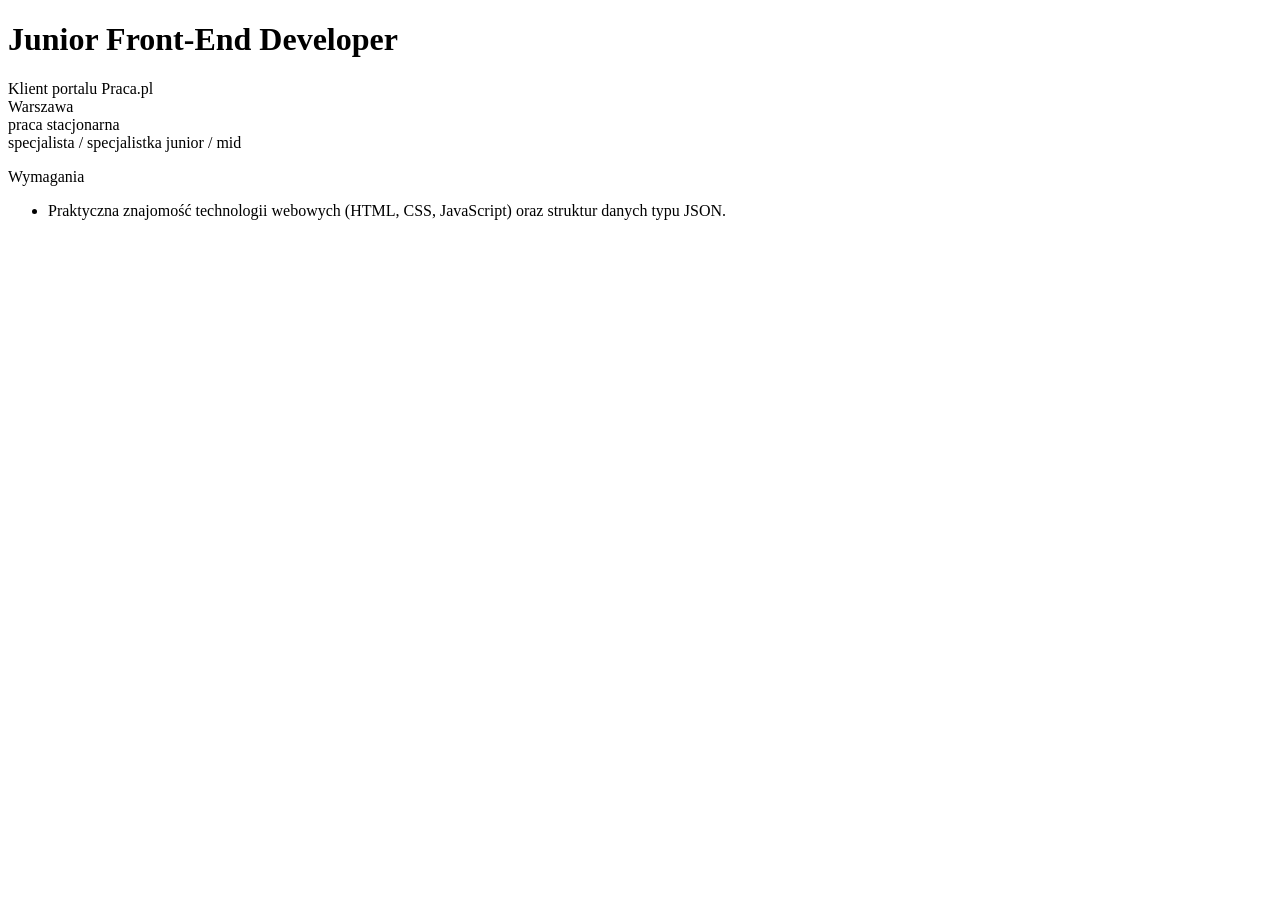
<file: backend/src/jobs/tests/fixtures/praca_sample.html>
<!DOCTYPE html>
<html lang="pl">
<head>
  <title>Praca Junior Front-End Developer, Warszawa, Klient portalu Praca.pl - oferty pracy</title>
</head>
<body>
  <header class="app-offer__header">
    <h1 class="app-offer__title">Junior Front-End Developer</h1>
    <div class="app-offer__main-item app-offer__main-item--employer" title="Klient portalu Praca.pl">
      <div class="app-offer__employer-data">
        <span>Klient portalu Praca.pl</span>
      </div>
    </div>
    <div class="app-offer__main-item app-offer__main-item--location" title="Warszawa">
      <span>Warszawa</span>
    </div>
    <div class="app-offer__header-item app-offer__header-item--home" title="Tryb pracy">
      <span title="praca stacjonarna">praca stacjonarna</span>
    </div>
    <div class="app-offer__header-item app-offer__header-item--job-level" title="Poziom stanowiska">
      <span title="specjalista / specjalistka junior / mid">specjalista / specjalistka junior / mid</span>
    </div>
  </header>
  <article class="app-offer__content">
    <div class="szDane">
      <p class="szDaneHeader">Wymagania</p>
      <ul>
        <li>Praktyczna znajomość technologii webowych (HTML, CSS, JavaScript) oraz struktur danych typu JSON.</li>
      </ul>
    </div>
  </article>
</body>
</html>
</file>
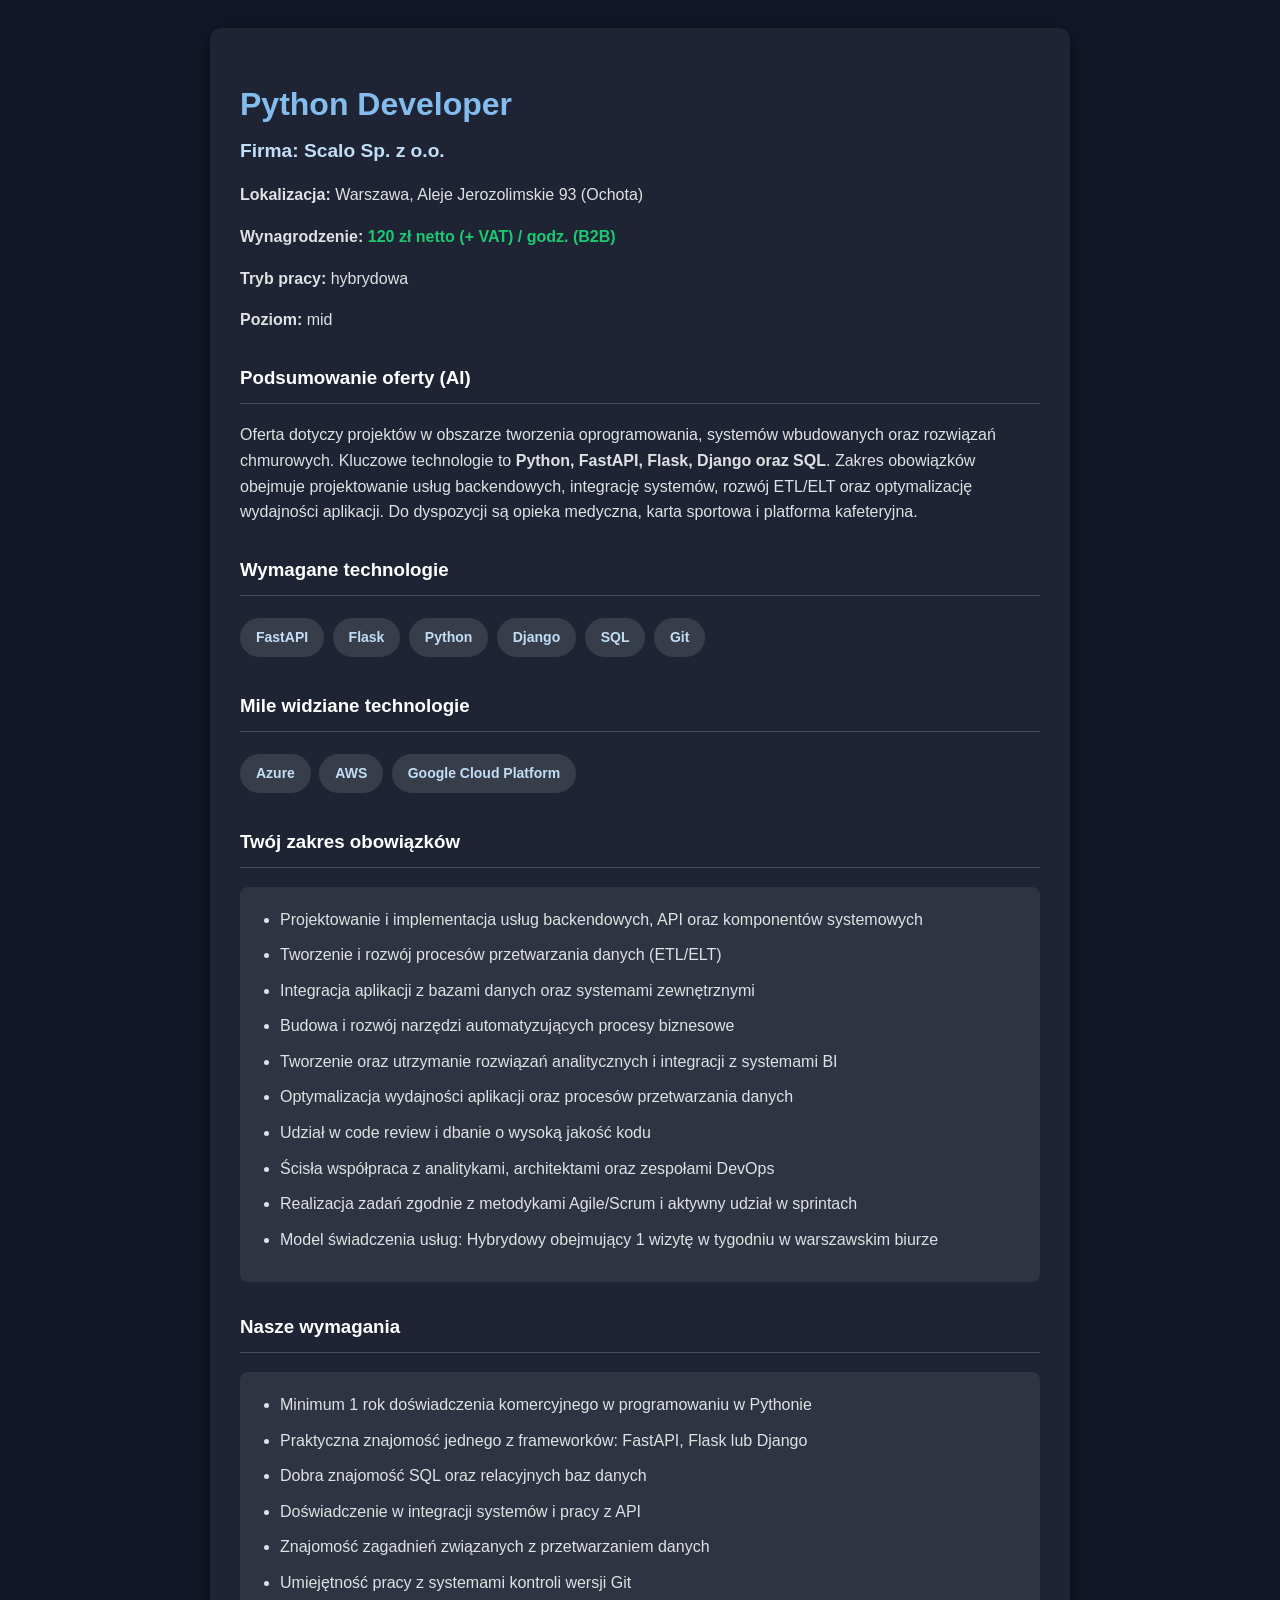
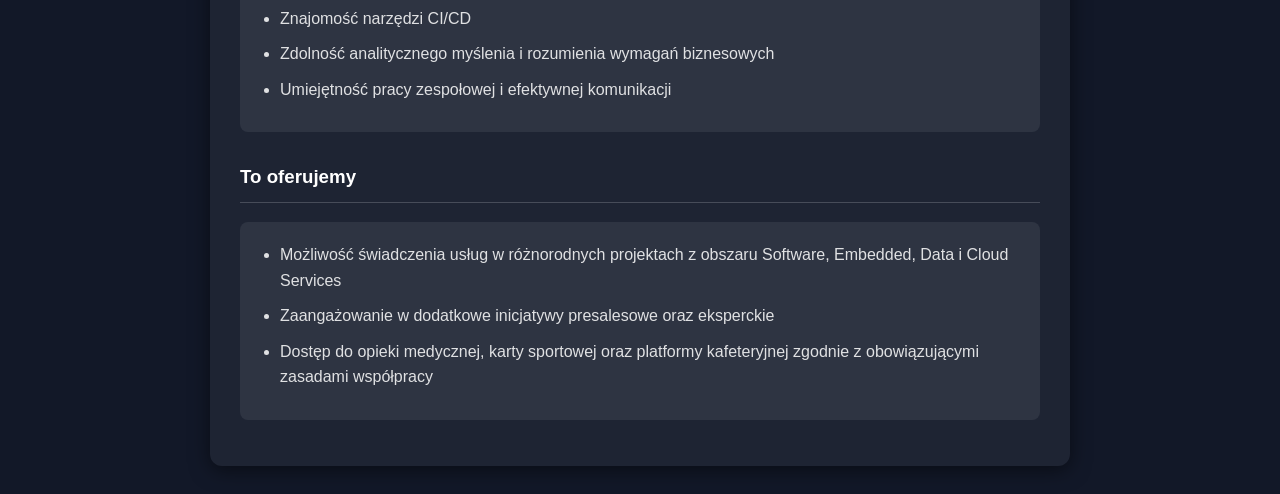
<file: backend/src/jobs/tests/fixtures/theprotocol_sample.html>
<!DOCTYPE html>
<html lang="pl">
<head>
    <meta charset="UTF-8">
    <meta name="viewport" content="width=device-width, initial-scale=1.0">
    <title>Praca Python Developer - Scalo Sp. z o.o.</title>
    <style>
        /* Podstawowe style dla czytelności (ciemny motyw) */
        body { 
            font-family: 'Manrope', sans-serif; 
            background-color: #121828; 
            color: #E0E1E3; 
            padding: 20px; 
            line-height: 1.6; 
        }
        .container { 
            max-width: 800px; 
            margin: auto; 
            background-color: #1E2433; 
            padding: 30px; 
            border-radius: 12px; 
            box-shadow: 0 4px 20px rgba(0,0,0,0.5);
        }
        h1 { color: #85BCEE; margin-bottom: 5px; }
        h2 { color: #C2DEF7; font-size: 1.2em; margin-top: 0; }
        h3 { color: #FFFFFF; border-bottom: 1px solid #474C59; padding-bottom: 10px; margin-top: 30px; }
        ul { 
            background-color: #2E3442; 
            padding: 20px 20px 20px 40px; 
            border-radius: 8px; 
        }
        li { margin-bottom: 10px; }
        .chip { 
            display: inline-block; 
            background: #383D4A; 
            color: #C2DEF7; 
            padding: 8px 16px; 
            border-radius: 20px; 
            margin: 4px 4px 4px 0; 
            font-size: 14px; 
            font-weight: bold;
        }
        .highlight { color: #1CC973; font-weight: bold; }
    </style>
</head>
<body>
    <div class="container">
        <h1>Python Developer</h1>
        <h2>Firma: Scalo Sp. z o.o.</h2>
        
        <p><strong>Lokalizacja:</strong> Warszawa, Aleje Jerozolimskie 93 (Ochota)</p>
        <p><strong>Wynagrodzenie:</strong> <span class="highlight">120 zł netto (+ VAT) / godz. (B2B)</span></p>
        <p><strong>Tryb pracy:</strong> hybrydowa</p>
        <p><strong>Poziom:</strong> mid</p>

        <h3>Podsumowanie oferty (AI)</h3>
        <p>Oferta dotyczy projektów w obszarze tworzenia oprogramowania, systemów wbudowanych oraz rozwiązań chmurowych. Kluczowe technologie to <strong>Python, FastAPI, Flask, Django oraz SQL</strong>. Zakres obowiązków obejmuje projektowanie usług backendowych, integrację systemów, rozwój ETL/ELT oraz optymalizację wydajności aplikacji. Do dyspozycji są opieka medyczna, karta sportowa i platforma kafeteryjna.</p>

        <h3>Wymagane technologie</h3>
        <div>
            <span class="chip">FastAPI</span>
            <span class="chip">Flask</span>
            <span class="chip">Python</span>
            <span class="chip">Django</span>
            <span class="chip">SQL</span>
            <span class="chip">Git</span>
        </div>

        <h3>Mile widziane technologie</h3>
        <div>
            <span class="chip">Azure</span>
            <span class="chip">AWS</span>
            <span class="chip">Google Cloud Platform</span>
        </div>

        <h3>Twój zakres obowiązków</h3>
        <ul>
            <li>Projektowanie i implementacja usług backendowych, API oraz komponentów systemowych</li>
            <li>Tworzenie i rozwój procesów przetwarzania danych (ETL/ELT)</li>
            <li>Integracja aplikacji z bazami danych oraz systemami zewnętrznymi</li>
            <li>Budowa i rozwój narzędzi automatyzujących procesy biznesowe</li>
            <li>Tworzenie oraz utrzymanie rozwiązań analitycznych i integracji z systemami BI</li>
            <li>Optymalizacja wydajności aplikacji oraz procesów przetwarzania danych</li>
            <li>Udział w code review i dbanie o wysoką jakość kodu</li>
            <li>Ścisła współpraca z analitykami, architektami oraz zespołami DevOps</li>
            <li>Realizacja zadań zgodnie z metodykami Agile/Scrum i aktywny udział w sprintach</li>
            <li>Model świadczenia usług: Hybrydowy obejmujący 1 wizytę w tygodniu w warszawskim biurze</li>
        </ul>

        <h3>Nasze wymagania</h3>
        <ul>
            <li>Minimum 1 rok doświadczenia komercyjnego w programowaniu w Pythonie</li>
            <li>Praktyczna znajomość jednego z frameworków: FastAPI, Flask lub Django</li>
            <li>Dobra znajomość SQL oraz relacyjnych baz danych</li>
            <li>Doświadczenie w integracji systemów i pracy z API</li>
            <li>Znajomość zagadnień związanych z przetwarzaniem danych</li>
            <li>Umiejętność pracy z systemami kontroli wersji Git</li>
            <li>Znajomość narzędzi CI/CD</li>
            <li>Zdolność analitycznego myślenia i rozumienia wymagań biznesowych</li>
            <li>Umiejętność pracy zespołowej i efektywnej komunikacji</li>
        </ul>

        <h3>To oferujemy</h3>
        <ul>
            <li>Możliwość świadczenia usług w różnorodnych projektach z obszaru Software, Embedded, Data i Cloud Services</li>
            <li>Zaangażowanie w dodatkowe inicjatywy presalesowe oraz eksperckie</li>
            <li>Dostęp do opieki medycznej, karty sportowej oraz platformy kafeteryjnej zgodnie z obowiązującymi zasadami współpracy</li>
        </ul>
    </div>
</body>
</html>
</file>
